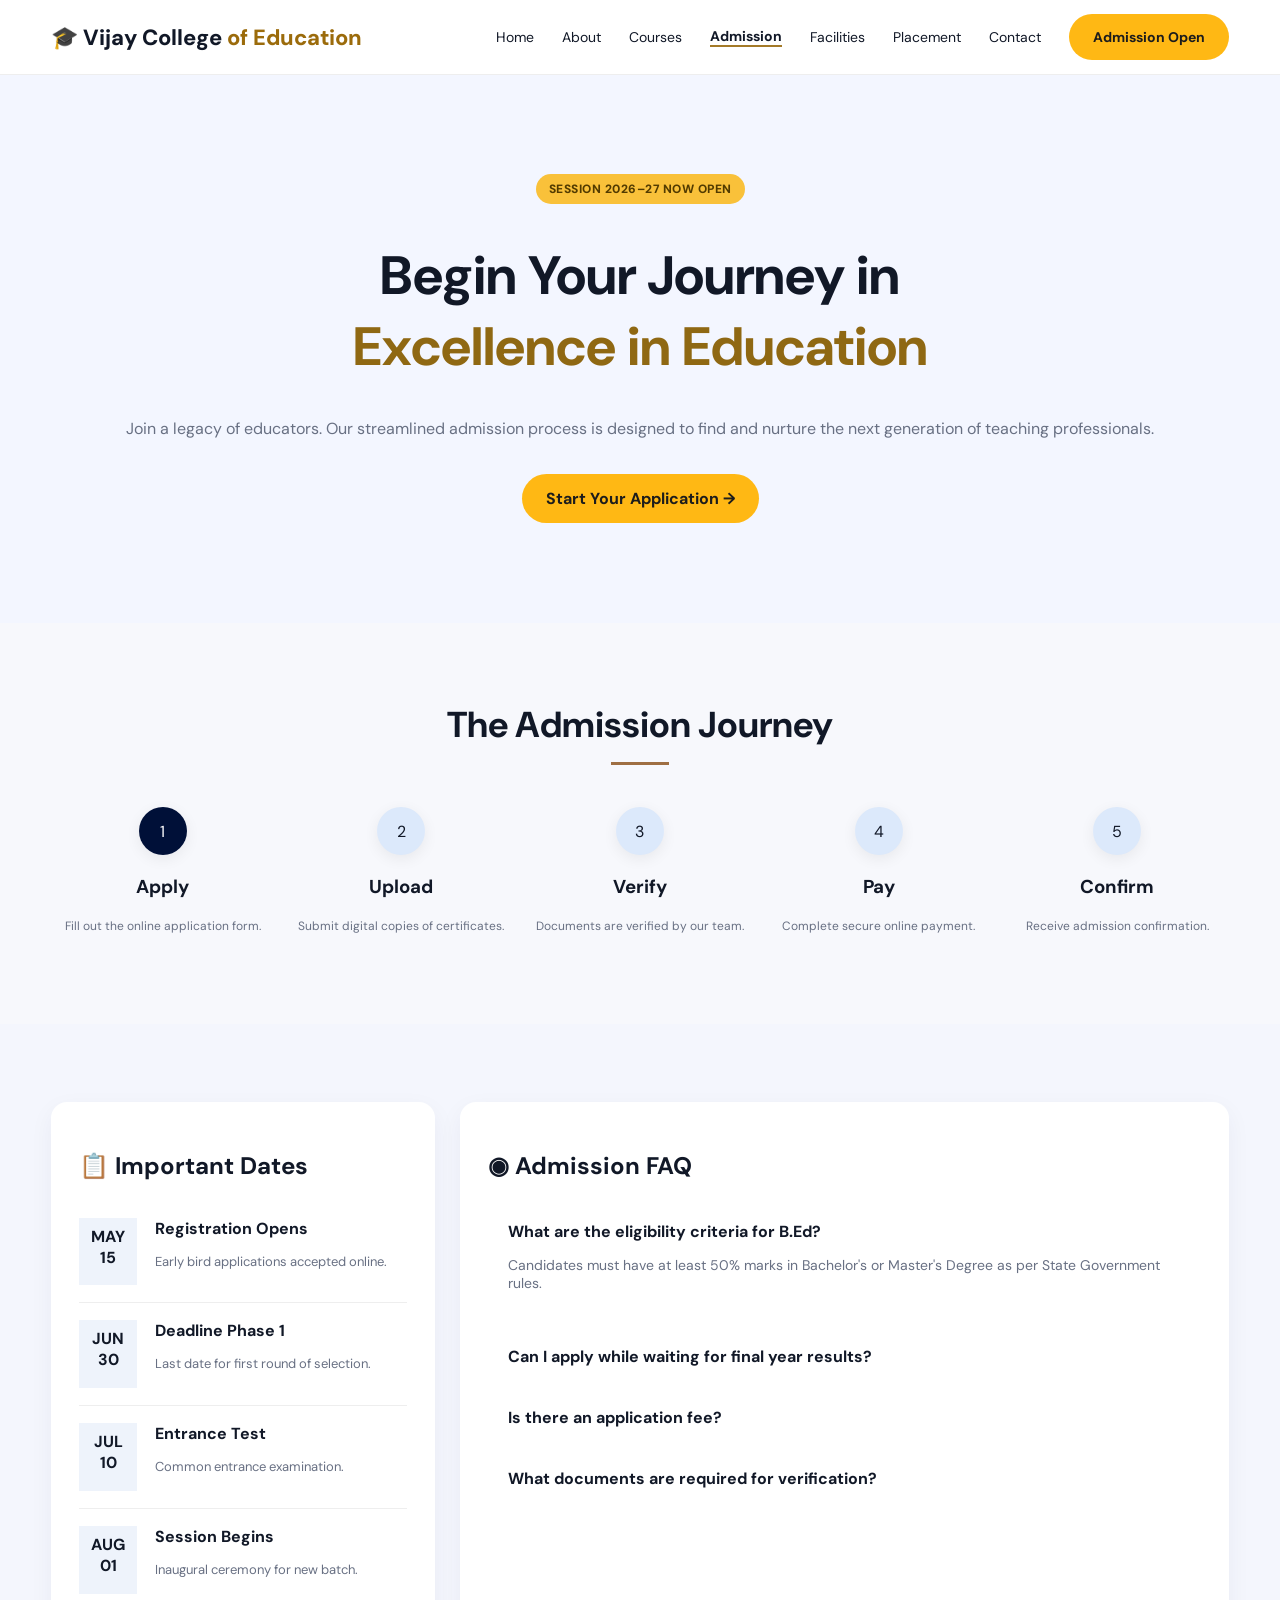
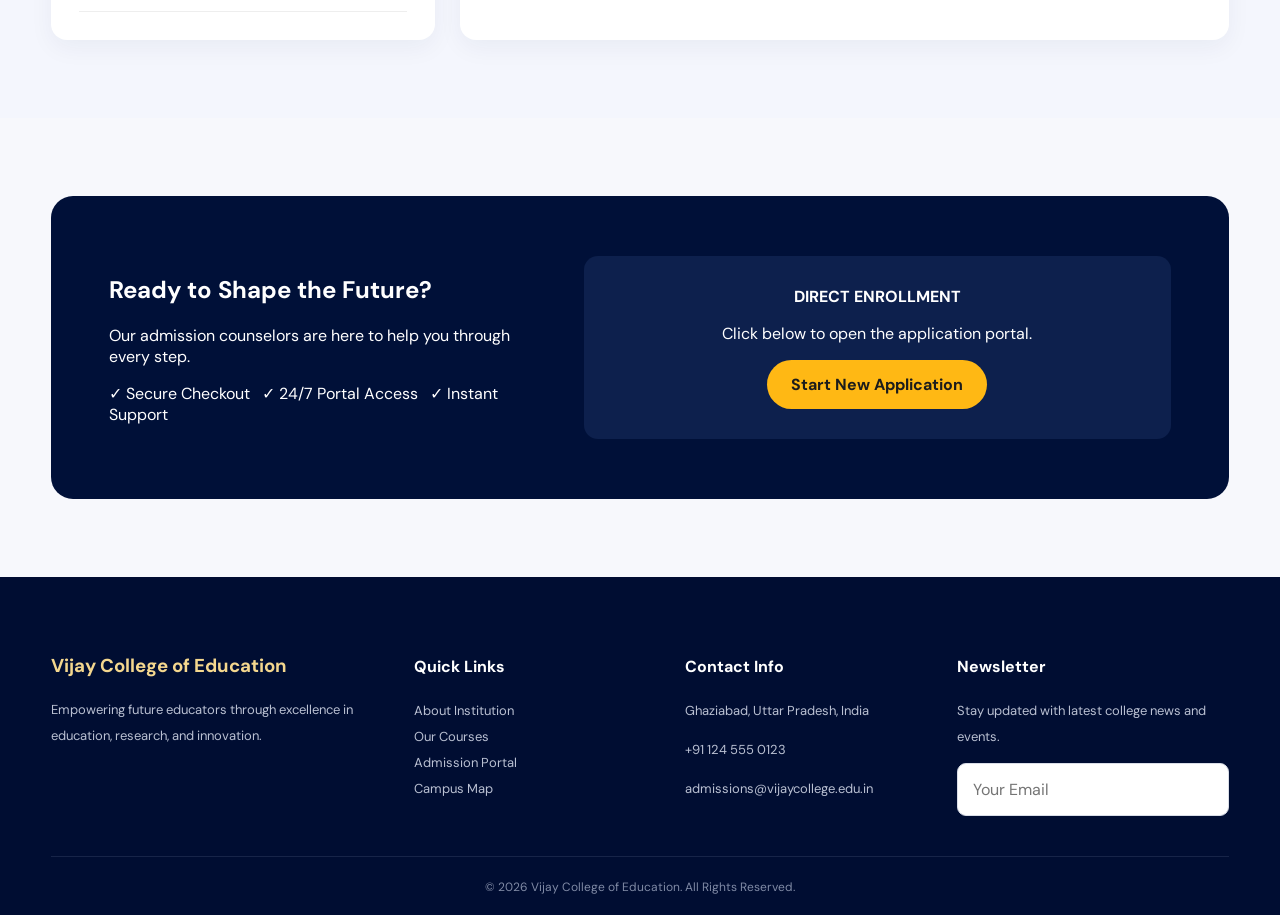
<file: admission.html>
<!doctype html>
<html lang="en">

<head>
    <meta charset="UTF-8">
    <meta name="viewport" content="width=device-width,initial-scale=1">
    <title>Admission - Vijay College</title>
    <link rel="stylesheet" href="style.css">
</head>

<body>
    <nav class="nav">
        <div class="container"><a class="logo" href="index.html">🎓 Vijay College <span>of Education</span></a>
            <div class="links">
                <a href="index.html">Home</a><a href="about.html">About</a><a href="courses.html">Courses</a><a
                    href="admission.html">Admission</a><a href="facilities.html">Facilities</a><a
                    href="placement.html">Placement</a><a href="contact.html">Contact</a><a class="btn btn-gold"
                    href="admission.html">Admission Open</a>
            </div>
            <div class="menu">☰</div>
        </div>
    </nav>
    <header class="admission-hero">
        <div class="container"><span class="eyebrow">SESSION 2026–27 NOW OPEN</span>
            <h1>Begin Your Journey in<br><span style="color:#8f6813">Excellence in Education</span></h1>
            <p class="section-sub">Join a legacy of educators. Our streamlined admission process is designed to find and
                nurture the next generation of teaching professionals.</p><a class="btn btn-gold">Start Your Application
                →</a>
        </div>
    </header>
    <section>
        <div class="container">
            <div class="title-center">
                <h2 class="section-title">The Admission Journey</h2>
                <div class="underline"></div>
            </div>
            <div class="journey">
                <div class="step">
                    <div class="circle">1</div>
                    <h3>Apply</h3>
                    <p>Fill out the online application form.</p>
                </div>
                <div class="step">
                    <div class="circle">2</div>
                    <h3>Upload</h3>
                    <p>Submit digital copies of certificates.</p>
                </div>
                <div class="step">
                    <div class="circle">3</div>
                    <h3>Verify</h3>
                    <p>Documents are verified by our team.</p>
                </div>
                <div class="step">
                    <div class="circle">4</div>
                    <h3>Pay</h3>
                    <p>Complete secure online payment.</p>
                </div>
                <div class="step">
                    <div class="circle">5</div>
                    <h3>Confirm</h3>
                    <p>Receive admission confirmation.</p>
                </div>
            </div>
        </div>
    </section>
    <section style="background:#f4f6fd">
        <div class="container admission-info">
            <div class="card date-list">
                <h2>📋 Important Dates</h2>
                <div class="date"><b>MAY<br>15</b>
                    <div><strong>Registration Opens</strong>
                        <p class="small">Early bird applications accepted online.</p>
                    </div>
                </div>
                <div class="date"><b>JUN<br>30</b>
                    <div><strong>Deadline Phase 1</strong>
                        <p class="small">Last date for first round of selection.</p>
                    </div>
                </div>
                <div class="date"><b>JUL<br>10</b>
                    <div><strong>Entrance Test</strong>
                        <p class="small">Common entrance examination.</p>
                    </div>
                </div>
                <div class="date"><b>AUG<br>01</b>
                    <div><strong>Session Begins</strong>
                        <p class="small">Inaugural ceremony for new batch.</p>
                    </div>
                </div>
            </div>
            <div class="card faq-box">
                <h2>◉ Admission FAQ</h2>
                <div class="faq open"><b>What are the eligibility criteria for B.Ed?</b>
                    <p>Candidates must have at least 50% marks in Bachelor's or Master's Degree as per State Government
                        rules.</p>
                </div>
                <div class="faq"><b>Can I apply while waiting for final year results?</b>
                    <p>Yes, subject to submission of final qualifying documents within the prescribed timeline.</p>
                </div>
                <div class="faq"><b>Is there an application fee?</b>
                    <p>Application fees are shown in the application portal before payment.</p>
                </div>
                <div class="faq"><b>What documents are required for verification?</b>
                    <p>Academic certificates, identity proof, photographs, and category documents where applicable.</p>
                </div>
            </div>
        </div>
    </section>
    <section>
        <div class="container">
            <div class="cta" style="text-align:left">
                <div class="split">
                    <div>
                        <h2>Ready to Shape the Future?</h2>
                        <p>Our admission counselors are here to help you through every step.</p>
                        <p>✓ Secure Checkout &nbsp; ✓ 24/7 Portal Access &nbsp; ✓ Instant Support</p>
                    </div>
                    <div class="stat"><b>DIRECT ENROLLMENT</b>
                        <p>Click below to open the application portal.</p><a class="btn btn-gold">Start New
                            Application</a>
                    </div>
                </div>
            </div>
        </div>
    </section>
    <footer class="footer">
        <div class="container">
            <div class="footer-grid">
                <div>
                    <h3>Vijay College of Education</h3>
                    <p>Empowering future educators through excellence in education, research, and innovation.</p>
                </div>
                <div>
                    <h4>Quick Links</h4><a href="#">About Institution</a><a href="#">Our Courses</a><a
                        href="#">Admission Portal</a><a href="#">Campus Map</a>
                </div>
                <div>
                    <h4>Contact Info</h4>
                    <p>Ghaziabad, Uttar Pradesh, India</p>
                    <p>+91 124 555 0123</p>
                    <p>admissions@vijaycollege.edu.in</p>
                </div>
                <div>
                    <h4>Newsletter</h4>
                    <p>Stay updated with latest college news and events.</p>
                    <div class="field"><input placeholder="Your Email"></div>
                </div>
            </div>
            <div class="copyright">© 2026 Vijay College of Education. All Rights Reserved.</div>
        </div>
    </footer>
    <script src="script.js"></script>
</body>

</html>
</file>
<file: style.css>
@import url("https://fonts.googleapis.com/css2?family=DM+Sans:wght@400;500;600;700;800&display=swap");
:root {
  --navy: #001038;
  --navy2: #0b2557;
  --gold: #ffb814;
  --bg: #f7f8fc;
  --muted: #687083;
  --line: #e8ebf2;
}
* {
  box-sizing: border-box;
}
html {
  scroll-behavior: smooth;
}
body {
  margin: 0;
  font-family: "DM Sans", Arial, sans-serif;
  color: #111827;
  background: var(--bg);
}
a {
  text-decoration: none;
  color: inherit;
}
img {
  max-width: 100%;
  display: block;
}
.container {
  width: min(1180px, 92%);
  margin: auto;
}
.nav {
  height: 74px;
  background: #fff;
  display: flex;
  align-items: center;
  position: sticky;
  top: 0;
  z-index: 30;
  box-shadow: 0 1px 0 #eee;
}
.nav .container {
  display: flex;
  align-items: center;
  justify-content: space-between;
}
.logo {
  font-size: 22px;
  font-weight: 800;
}
.logo span {
  color: #9b6b0b;
}
.links {
  display: flex;
  gap: 28px;
  align-items: center;
  font-size: 14px;
}
.links a.active {
  font-weight: 700;
  border-bottom: 2px solid #a47a28;
}
.btn {
  display: inline-flex;
  align-items: center;
  justify-content: center;
  border: 0;
  border-radius: 28px;
  padding: 14px 24px;
  font-weight: 700;
  cursor: pointer;
}
.btn-gold {
  background: var(--gold);
  color: #1c1c1c;
}
.btn-dark {
  background: var(--navy);
  color: #fff;
}
.btn-outline {
  border: 1px solid #fff;
  color: #fff;
}
.menu {
  display: none;
  font-size: 24px;
}
.hero {
  min-height: 620px;
  color: #fff;
  display: flex;
  align-items: center;
  background:
    linear-gradient(90deg, rgba(0, 12, 46, 0.86), rgba(0, 10, 35, 0.18)),
    url("https://images.unsplash.com/photo-1562774053-701939374585?auto=format&fit=crop&w=1800&q=85")
      center/cover;
}
.hero h1 {
  font-size: 58px;
  line-height: 1.03;
  margin: 12px 0;
  max-width: 720px;
}
.gold {
  color: var(--gold);
}
.eyebrow {
  display: inline-block;
  background: #f9c13a;
  color: #523b00;
  padding: 7px 13px;
  border-radius: 20px;
  font-size: 12px;
  font-weight: 800;
  letter-spacing: 0.5px;
}
.hero p {
  max-width: 620px;
  line-height: 1.7;
}
.actions {
  display: flex;
  gap: 14px;
  margin-top: 25px;
}
.feature-strip {
  margin-top: -38px;
  position: relative;
  z-index: 4;
}
.feature-grid {
  background: #fff;
  border-radius: 18px;
  box-shadow: 0 12px 30px #10204b18;
  display: grid;
  grid-template-columns: repeat(5, 1fr);
  padding: 20px;
}
.feature {
  text-align: center;
  padding: 8px;
  border-right: 1px solid #eee;
  font-size: 12px;
}
.feature:last-child {
  border: 0;
}
.feature b {
  display: block;
  margin-top: 6px;
}
section {
  padding: 78px 0;
}
.section-title {
  font-size: 36px;
  margin: 0 0 8px;
}
.section-sub {
  color: var(--muted);
  margin: 0 0 35px;
}
.title-center {
  text-align: center;
}
.underline {
  width: 58px;
  height: 3px;
  background: #9f6f43;
  margin: 14px auto 42px;
}
.cards {
  display: grid;
  grid-template-columns: repeat(4, 1fr);
  gap: 22px;
}
.card {
  background: #fff;
  border-radius: 16px;
  box-shadow: 0 8px 24px #0c24500d;
  overflow: hidden;
}
.card-pad {
  padding: 24px;
}
.card h3 {
  margin: 8px 0;
}
.small {
  font-size: 13px;
  color: var(--muted);
  line-height: 1.6;
}
.dark-section {
  background: var(--navy);
  color: #fff;
}
.why {
  display: grid;
  grid-template-columns: 1.1fr 1fr;
  gap: 60px;
  align-items: center;
}
.checks {
  display: grid;
  gap: 18px;
}
.check b {
  display: block;
}
.check span {
  font-size: 13px;
  color: #c4cbe0;
}
.stats {
  display: grid;
  grid-template-columns: 1fr 1fr;
  gap: 20px;
}
.stat {
  background: #0d204d;
  border-radius: 14px;
  padding: 30px;
  text-align: center;
}
.stat strong {
  font-size: 35px;
  color: #ffca4c;
}
.split {
  display: grid;
  grid-template-columns: 1fr 1.4fr;
  gap: 55px;
  align-items: center;
}
.portrait {
  height: 430px;
  border-radius: 18px;
  object-fit: cover;
  width: 100%;
  box-shadow: 0 12px 30px #0002;
}
.steps {
  display: grid;
  grid-template-columns: repeat(5, 1fr);
  gap: 15px;
}
.step {
  text-align: center;
}
.step .circle {
  width: 48px;
  height: 48px;
  border-radius: 50%;
  background: #fff;
  margin: auto;
  display: grid;
  place-items: center;
  box-shadow: 0 4px 15px #0001;
}
.step h4 {
  margin: 14px 0 4px;
}
.step p {
  font-size: 12px;
  color: var(--muted);
}
.buzz {
  display: grid;
  grid-template-columns: repeat(3, 1fr);
  gap: 20px;
}
.buzz img {
  height: 190px;
  width: 100%;
  object-fit: cover;
  border-radius: 14px;
}
.cta {
  background: var(--navy);
  color: #fff;
  border-radius: 22px;
  padding: 58px;
  text-align: center;
}
.footer {
  background: #000d32;
  color: #fff;
  padding: 58px 0 20px;
}
.footer-grid {
  display: grid;
  grid-template-columns: 1.4fr 1fr 1fr 1.2fr;
  gap: 45px;
}
.footer h3 {
  color: #f4d78e;
}
.footer a,
.footer p {
  display: block;
  color: #b9c0d2;
  font-size: 13px;
  line-height: 2;
}
.copyright {
  border-top: 1px solid #172448;
  margin-top: 40px;
  padding-top: 22px;
  text-align: center;
  color: #7f8aa5;
  font-size: 12px;
}
.page-hero {
  padding: 100px 0;
  background: #f4f6fd;
}
.page-hero.dark {
  background: var(--navy2);
  color: #fff;
  text-align: center;
}
.page-hero h1 {
  font-size: 54px;
  line-height: 1.05;
  margin: 10px 0;
}
.page-hero .two {
  display: grid;
  grid-template-columns: 1fr 1fr;
  align-items: center;
  gap: 50px;
}
.page-hero img {
  border-radius: 26px;
  height: 340px;
  width: 100%;
  object-fit: cover;
}
.programs {
  display: grid;
  grid-template-columns: 1fr 1fr;
  gap: 28px;
}
.program img {
  height: 250px;
  width: 100%;
  object-fit: cover;
}
.meta {
  display: grid;
  grid-template-columns: 1fr 1fr;
  gap: 12px;
  margin: 18px 0;
}
.meta div {
  background: #f5f7fc;
  border-radius: 9px;
  padding: 12px;
  font-size: 13px;
}
.program .bottom {
  display: flex;
  justify-content: space-between;
  align-items: center;
  margin-top: 20px;
}
.about-hero {
  min-height: 480px;
  background:
    linear-gradient(90deg, #001038d9, #00103855),
    url("https://images.unsplash.com/photo-1606761568499-6d2451b23c66?auto=format&fit=crop&w=1800&q=85")
      center/cover;
  color: #fff;
  display: flex;
  align-items: center;
}
.about-hero h1 {
  font-size: 55px;
  max-width: 650px;
}
.vision {
  display: grid;
  grid-template-columns: 1fr 1fr;
  gap: 28px;
}
.vision .card {
  padding: 38px;
}
.timeline {
  max-width: 760px;
  margin: auto;
}
.timeline-item {
  display: grid;
  grid-template-columns: 1fr 70px 1fr;
  align-items: center;
  margin: 28px 0;
}
.timeline-item:nth-child(even) .timeline-text {
  grid-column: 3;
}
.year {
  font-size: 30px;
  color: #e7c66c;
  font-weight: 800;
}
.dot {
  width: 36px;
  height: 36px;
  border-radius: 50%;
  background: var(--navy);
  color: #fff;
  display: grid;
  place-items: center;
  margin: auto;
  font-size: 11px;
}
.leaders {
  display: grid;
  grid-template-columns: 1.1fr 1.6fr;
  gap: 45px;
}
.leader-grid {
  display: grid;
  grid-template-columns: 1fr 1fr;
  gap: 18px;
}
.leader-mini {
  display: flex;
  align-items: center;
  gap: 14px;
  padding: 16px;
}
.leader-mini img {
  width: 65px;
  height: 65px;
  border-radius: 50%;
  object-fit: cover;
}
.contact-grid {
  display: grid;
  grid-template-columns: 1.4fr 1fr;
  gap: 30px;
}
.form-card {
  padding: 38px;
}
.form-grid {
  display: grid;
  grid-template-columns: 1fr 1fr;
  gap: 18px;
}
.field {
  display: flex;
  flex-direction: column;
  gap: 7px;
}
.field.full {
  grid-column: 1/-1;
}
.field label {
  font-size: 11px;
  letter-spacing: 1px;
}
.field input,
.field select,
.field textarea {
  padding: 15px;
  border: 1px solid #d9dde7;
  border-radius: 9px;
  font: inherit;
  background: #fff;
}
.field textarea {
  height: 150px;
  resize: vertical;
}
.info-stack {
  display: grid;
  gap: 18px;
}
.info {
  padding: 25px;
}
.map {
  height: 380px;
  background:
    linear-gradient(#eef1f6cc, #eef1f6cc),
    url("https://images.unsplash.com/photo-1526778548025-fa2f459cd5c1?auto=format&fit=crop&w=1400&q=70")
      center/cover;
  display: grid;
  place-items: center;
}
.map .pin {
  background: #fff;
  padding: 20px 30px;
  border-radius: 12px;
  box-shadow: 0 10px 25px #0002;
}
.faq-grid {
  display: grid;
  grid-template-columns: 1fr 1fr;
  gap: 18px;
}
.faq {
  background: #fff;
  border-radius: 12px;
  padding: 20px;
  cursor: pointer;
}
.faq p {
  display: none;
  color: var(--muted);
  font-size: 14px;
}
.faq.open p {
  display: block;
}
.admission-hero {
  text-align: center;
  padding: 100px 0;
  background: #f3f6ff;
}
.admission-hero h1 {
  font-size: 54px;
}
.journey {
  display: grid;
  grid-template-columns: repeat(5, 1fr);
  gap: 15px;
}
.journey .step {
  position: relative;
}
.journey .circle {
  background: #dce9fb;
}
.journey .step:first-child .circle {
  background: var(--navy);
  color: #fff;
}
.admission-info {
  display: grid;
  grid-template-columns: 1fr 2fr;
  gap: 25px;
}
.date-list,
.faq-box {
  padding: 28px;
}
.date {
  display: flex;
  gap: 18px;
  padding: 17px 0;
  border-bottom: 1px solid #eee;
}
.date b {
  background: #eef3fb;
  padding: 8px;
  text-align: center;
  min-width: 58px;
}
.placement-hero {
  min-height: 500px;
  background:
    linear-gradient(90deg, #001038e6, #00103866),
    url("https://images.unsplash.com/photo-1521737711867-e3b97375f902?auto=format&fit=crop&w=1800&q=85")
      center/cover;
  color: #fff;
  display: flex;
  align-items: center;
}
.placement-hero h1 {
  font-size: 55px;
  max-width: 650px;
}
.floating-stats {
  margin-top: -10px;
  position: relative;
}
.floating-stats .stats {
  grid-template-columns: repeat(4, 1fr);
}
.floating-stats .stat {
  background: #fff;
  color: #111;
  box-shadow: 0 8px 25px #0001;
}
.floating-stats .stat strong {
  color: #9d7625;
}
.training {
  display: grid;
  grid-template-columns: 2fr 1fr;
  gap: 18px;
}
.training .card {
  padding: 28px;
}
.training .right {
  background: var(--navy);
  color: #fff;
}
.training-bottom {
  display: grid;
  grid-template-columns: 1fr 1fr;
  gap: 18px;
  margin-top: 18px;
}
.searchbar {
  display: grid;
  grid-template-columns: 1fr 170px 120px;
  gap: 12px;
  background: #fff;
  padding: 18px;
  border-radius: 15px;
  box-shadow: 0 8px 25px #0001;
  margin-top: 35px;
}
.searchbar input,
.searchbar select {
  padding: 15px;
  border: 1px solid #ddd;
  border-radius: 8px;
}
@media (max-width: 850px) {
  .nav .container {
    position: relative;
  }
  .links {
    display: none;
  }
  .links.mobile-open {
    display: flex;
    position: absolute;
    top: calc(100% + 1px);
    left: 0;
    right: 0;
    flex-direction: column;
    align-items: stretch;
    gap: 0;
    padding: 12px 0 16px;
    background: #fff;
    border-radius: 0 0 16px 16px;
    box-shadow: 0 18px 30px #10204b18;
    z-index: 40;
  }
  .links.mobile-open a {
    padding: 13px 18px;
  }
  .links.mobile-open .btn {
    margin: 10px 18px 0;
    width: calc(100% - 36px);
  }
  .menu {
    display: block;
    cursor: pointer;
    width: 40px;
    height: 40px;
    border-radius: 10px;
    display: grid;
    place-items: center;
    background: #f5f7fc;
  }
  .hero h1,
  .page-hero h1,
  .about-hero h1,
  .placement-hero h1,
  .admission-hero h1 {
    font-size: 40px;
  }
  .feature-grid,
  .cards,
  .steps,
  .journey {
    grid-template-columns: 1fr 1fr;
  }
  .why,
  .split,
  .page-hero .two,
  .programs,
  .vision,
  .leaders,
  .contact-grid,
  .admission-info {
    grid-template-columns: 1fr;
  }
  .footer-grid {
    grid-template-columns: 1fr 1fr;
  }
  .floating-stats .stats {
    grid-template-columns: 1fr 1fr;
  }
  .searchbar {
    grid-template-columns: 1fr;
  }
  .leader-grid {
    grid-template-columns: 1fr;
  }
}
@media (max-width: 520px) {
  section {
    padding: 55px 0;
  }
  .hero {
    min-height: 560px;
  }
  .hero h1 {
    font-size: 36px;
  }
  .feature-grid,
  .cards,
  .steps,
  .journey,
  .stats,
  .buzz,
  .faq-grid,
  .footer-grid,
  .form-grid,
  .floating-stats .stats {
    grid-template-columns: 1fr;
  }
  .feature {
    border-right: 0;
    border-bottom: 1px solid #eee;
  }
  .actions {
    flex-wrap: wrap;
  }
  .cta {
    padding: 35px 20px;
  }
  .timeline-item {
    grid-template-columns: 1fr 45px 1fr;
  }
  .page-hero {
    padding: 70px 0;
  }
}
</file>
